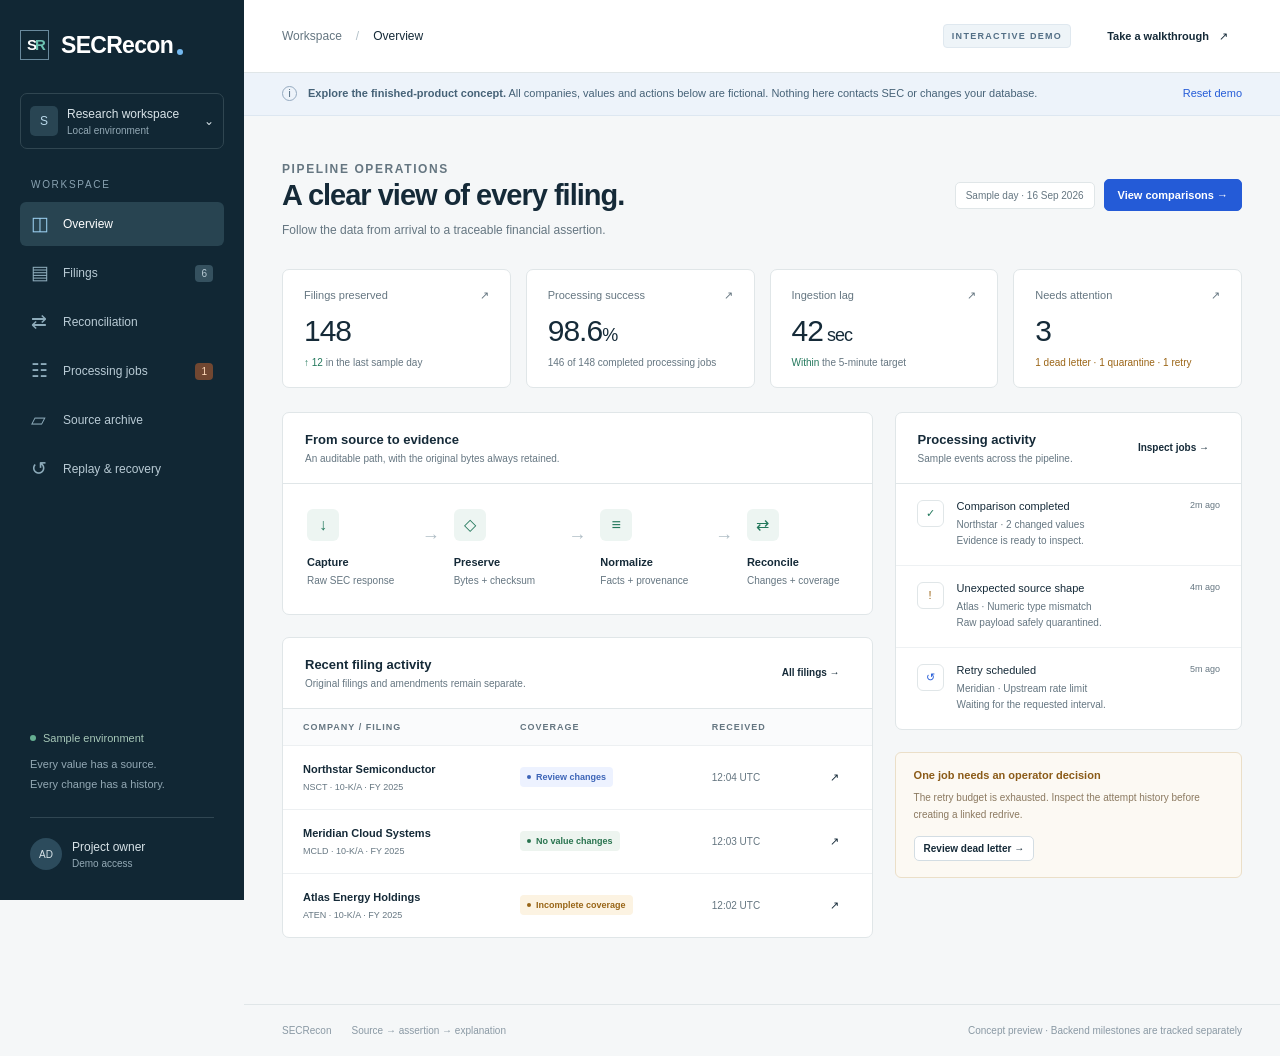
<file: demo/index.html>
<!doctype html>
<html lang="en">
  <head>
    <meta charset="utf-8" />
    <meta name="viewport" content="width=device-width, initial-scale=1" />
    <title>SECRecon · Product demo</title>
    <link rel="stylesheet" href="styles.css" />
  </head>
  <body>
    <aside class="sidebar">
      <a class="brand" href="#overview"
        ><span class="mark">S<span>R</span></span> SECRecon<span
          class="brand-dot"
        ></span
      ></a>
      <div class="workspace">
        <span class="workspace-icon">S</span>
        <div>Research workspace<small>Local environment</small></div>
        <span class="chevron">⌄</span>
      </div>
      <p class="nav-label">WORKSPACE</p>
      <nav aria-label="Main navigation">
        <a href="#overview" data-nav="overview"><span>◫</span>Overview</a>
        <a href="#filings" data-nav="filings"
          ><span>▤</span>Filings<span class="nav-count">6</span></a
        >
        <a href="#comparisons" data-nav="comparisons"
          ><span>⇄</span>Reconciliation</a
        >
        <a href="#jobs" data-nav="jobs"
          ><span>☷</span>Processing jobs<span class="nav-alert">1</span></a
        >
        <a href="#archive" data-nav="archive"><span>▱</span>Source archive</a>
        <a href="#replay" data-nav="replay"><span>↺</span>Replay & recovery</a>
      </nav>
      <div class="sidebar-bottom">
        <div class="local-status"><i></i> Sample environment</div>
        <p>Every value has a source.<br />Every change has a history.</p>
        <div class="profile">
          <span>AD</span>
          <div>Project owner<small>Demo access</small></div>
        </div>
      </div>
    </aside>
    <div class="shell">
      <header class="topbar">
        <div>
          <span class="crumb">Workspace</span><span class="slash">/</span
          ><span id="breadcrumb">Overview</span>
        </div>
        <div class="top-actions">
          <span class="demo-pill">INTERACTIVE DEMO</span
          ><button class="button subtle" id="tour-start">
            Take a walkthrough <span>↗</span>
          </button>
        </div>
      </header>
      <div class="demo-banner">
        <span class="banner-icon">i</span
        ><span
          ><strong>Explore the finished-product concept.</strong> All companies,
          values and actions below are fictional. Nothing here contacts SEC or
          changes your database.</span
        ><button id="reset" class="text-button">Reset demo</button>
      </div>
      <main id="content" tabindex="-1"></main>
      <footer>
        SECRecon <span>Source → assertion → explanation</span
        ><span
          >Concept preview · Backend milestones are tracked separately</span
        >
      </footer>
    </div>
    <dialog id="source-dialog" aria-labelledby="source-title">
      <div id="source-content"></div>
    </dialog>
    <section id="tour" class="tour-card" hidden aria-label="Guided walkthrough">
      <div class="tour-top">
        <span id="tour-position"></span
        ><button id="tour-close" aria-label="Close walkthrough">×</button>
      </div>
      <h2 id="tour-title"></h2>
      <p id="tour-description"></p>
      <div class="tour-controls">
        <button id="tour-back" class="button subtle">Back</button
        ><button id="tour-next" class="button primary">Next →</button>
      </div>
    </section>
    <div id="toast" role="status" aria-live="polite"></div>
    <script src="data.js"></script>
    <script src="app.js"></script>
  </body>
</html>
</file>
<file: demo/styles.css>
:root {
  --ink: #152a38;
  --muted: #657681;
  --line: #e0e6e8;
  --paper: #f5f7f8;
  --blue: #245bd7;
  --green: #23785c;
  --amber: #9b6516;
  --red: #b54444;
  --sidebar: 244px;
  font-family:
    Inter,
    -apple-system,
    BlinkMacSystemFont,
    "Segoe UI",
    sans-serif;
  color: var(--ink);
  background: var(--paper);
  font-synthesis: none;
}
* {
  box-sizing: border-box;
}
body {
  margin: 0;
}
button,
input,
select {
  font: inherit;
}
button,
a,
select {
  touch-action: manipulation;
}
button {
  cursor: pointer;
}
a {
  color: inherit;
  text-decoration: none;
}
button:focus-visible,
a:focus-visible,
select:focus-visible,
input:focus-visible {
  outline: 3px solid #799fe9;
  outline-offset: 3px;
}
button:disabled {
  opacity: 0.45;
  cursor: default;
}
.sidebar {
  position: fixed;
  inset: 0 auto 0 0;
  width: var(--sidebar);
  background: #112734;
  color: #d8e3e8;
  padding: 30px 20px;
  display: flex;
  flex-direction: column;
}
.brand {
  display: flex;
  gap: 12px;
  align-items: center;
  font-size: 23px;
  font-weight: 650;
  letter-spacing: -0.7px;
  color: #fff;
}
.mark {
  position: relative;
  font-size: 15px;
  border: 1px solid #6a8a9e;
  padding: 6px;
  line-height: 16px;
  letter-spacing: -2px;
  width: 29px;
  height: 30px;
}
.mark span {
  color: #6cc2b1;
}
.brand-dot {
  height: 6px;
  width: 6px;
  background: #73b8ef;
  border-radius: 50%;
  margin-left: -8px;
  margin-top: 14px;
}
.workspace {
  display: flex;
  align-items: center;
  gap: 9px;
  border: 1px solid #304651;
  border-radius: 7px;
  padding: 12px 9px;
  margin: 33px 0 30px;
  font-size: 12px;
}
.workspace-icon {
  padding: 8px 10px;
  border-radius: 5px;
  background: #294553;
  color: #bad9eb;
}
.workspace small,
.profile small {
  display: block;
  color: #94aab6;
  font-size: 10px;
  margin-top: 4px;
}
.chevron {
  margin-left: auto;
}
.nav-label {
  font-size: 10px;
  letter-spacing: 1.7px;
  color: #89a2b1;
  margin: 0 11px 12px;
}
nav {
  display: grid;
  gap: 5px;
}
nav a {
  display: flex;
  align-items: center;
  gap: 12px;
  padding: 12px 11px;
  border-radius: 6px;
  font-size: 12px;
  color: #b9cbd5;
}
nav a > span:first-child {
  font-size: 19px;
  width: 20px;
  line-height: 20px;
  color: #8eacbb;
}
nav a.active {
  background: #284451;
  color: #fff;
}
nav a:hover {
  background: #1d3948;
}
nav a.active > span:first-child {
  color: #9bcfef;
}
.nav-count,
.nav-alert {
  margin-left: auto;
  font-size: 10px;
  background: #35515f;
  padding: 3px 6px;
  border-radius: 4px;
}
.nav-alert {
  background: #714731;
  color: #ffdaba;
}
.sidebar-bottom {
  margin-top: auto;
  padding: 20px 10px 0;
}
.local-status {
  display: flex;
  align-items: center;
  gap: 7px;
  font-size: 11px;
  color: #a7c8b8;
}
.local-status i,
.live-dot {
  display: inline-block;
  width: 6px;
  height: 6px;
  border-radius: 50%;
  background: #65af92;
}
.sidebar-bottom p {
  font-size: 11px;
  line-height: 1.8;
  color: #93a8b4;
}
.profile {
  border-top: 1px solid #304652;
  margin-top: 22px;
  padding-top: 20px;
  display: flex;
  align-items: center;
  gap: 10px;
  font-size: 12px;
}
.profile > span {
  display: flex;
  align-items: center;
  justify-content: center;
  border-radius: 50%;
  background: #2c4b5c;
  width: 32px;
  height: 32px;
  font-size: 10px;
}
.shell {
  margin-left: var(--sidebar);
}
.topbar {
  height: 73px;
  border-bottom: 1px solid var(--line);
  background: white;
  padding: 0 38px;
  display: flex;
  align-items: center;
  justify-content: space-between;
  font-size: 12px;
}
.crumb {
  color: var(--muted);
}
.slash {
  margin: 0 14px;
  color: #b2c0c8;
}
.top-actions {
  display: flex;
  align-items: center;
  gap: 22px;
}
.demo-pill {
  font-size: 9px;
  letter-spacing: 1.3px;
  color: #536f86;
  font-weight: 700;
  padding: 6px 8px;
  background: #eef4f8;
  border: 1px solid #dfe8ef;
  border-radius: 4px;
}
.demo-banner {
  display: flex;
  align-items: center;
  gap: 11px;
  padding: 12px 38px;
  background: #edf3fa;
  color: #466277;
  font-size: 11px;
  line-height: 1.6;
  border-bottom: 1px solid #dde7f1;
}
.banner-icon {
  border: 1px solid #95aac0;
  border-radius: 50%;
  width: 15px;
  height: 15px;
  text-align: center;
  line-height: 13px;
  flex-shrink: 0;
  font-size: 10px;
}
.demo-banner strong {
  font-weight: 600;
}
.demo-banner .text-button {
  margin-left: auto;
  white-space: nowrap;
}
.text-button {
  background: none;
  border: 0;
  color: var(--blue);
  padding: 0;
  font-size: 11px;
}
.button {
  border: 1px solid #d3dde3;
  padding: 9px 13px;
  border-radius: 5px;
  background: #fff;
  color: var(--ink);
  font-size: 11px;
  font-weight: 550;
  display: inline-flex;
  align-items: center;
  gap: 10px;
}
.button:hover {
  background: #f2f6fa;
}
.button.primary {
  background: var(--blue);
  color: white;
  border-color: var(--blue);
}
.button.primary:hover {
  background: #184cbf;
}
.button.subtle {
  border-color: transparent;
  background: transparent;
}
.button.small {
  padding: 6px 9px;
  font-size: 10px;
}
main {
  padding: 35px 38px 44px;
  min-height: calc(100vh - 180px);
  outline: none;
}
.eyebrow {
  font-size: 10px;
  letter-spacing: 1.6px;
  color: var(--muted);
  font-weight: 650;
  margin: 0 0 10px;
}
.heading {
  display: flex;
  align-items: center;
  justify-content: space-between;
  gap: 16px;
  margin-bottom: 29px;
}
.heading h1 {
  margin: 0;
  font-size: 29px;
  font-weight: 570;
  letter-spacing: -1px;
}
.heading p {
  font-size: 12px;
  color: var(--muted);
  margin: 9px 0 0;
  line-height: 1.6;
}
.heading-actions {
  display: flex;
  gap: 9px;
  align-items: center;
}
.meta {
  font-size: 10px;
  color: var(--muted);
}
.metrics {
  display: grid;
  grid-template-columns: repeat(4, 1fr);
  gap: 15px;
  margin-bottom: 24px;
}
.metric {
  border: 1px solid var(--line);
  border-radius: 7px;
  background: white;
  padding: 19px 21px;
}
.metric-label {
  font-size: 11px;
  color: var(--muted);
  display: flex;
  justify-content: space-between;
}
.metric-value {
  font-size: 30px;
  letter-spacing: -1px;
  margin: 14px 0 11px;
  line-height: 1;
  font-variant-numeric: tabular-nums;
}
.metric-foot {
  font-size: 10px;
  color: var(--muted);
}
.green {
  color: var(--green);
}
.amber {
  color: var(--amber);
}
.blue {
  color: var(--blue);
}
.panel {
  background: #fff;
  border: 1px solid var(--line);
  border-radius: 7px;
  overflow: hidden;
  margin-bottom: 22px;
}
.panel-header {
  padding: 19px 22px;
  border-bottom: 1px solid var(--line);
  display: flex;
  align-items: center;
  justify-content: space-between;
  gap: 10px;
}
.panel-header h2 {
  font-size: 13px;
  margin: 0;
  font-weight: 600;
}
.panel-header p {
  font-size: 10px;
  color: var(--muted);
  margin: 6px 0 0;
}
.panel-body {
  padding: 22px;
}
.grid-two {
  display: grid;
  grid-template-columns: 1.7fr 1fr;
  gap: 22px;
}
.pipeline {
  display: flex;
  align-items: center;
  gap: 14px;
  padding: 25px 24px 28px;
}
.pipeline-node {
  flex: 1;
}
.pipeline-node .step-icon {
  background: #edf5f2;
  color: var(--green);
  width: 32px;
  height: 32px;
  display: grid;
  place-items: center;
  border-radius: 6px;
  margin-bottom: 15px;
}
.pipeline-node h3 {
  font-size: 11px;
  margin: 0 0 7px;
}
.pipeline-node p {
  color: var(--muted);
  font-size: 10px;
  margin: 0;
}
.pipeline-arrow {
  font-size: 18px;
  color: #afbdc5;
  margin-top: -22px;
}
.activity-row {
  display: flex;
  gap: 13px;
  padding: 16px 21px;
  border-bottom: 1px solid #eef1f3;
  font-size: 11px;
}
.activity-row:last-child {
  border: 0;
}
.activity-symbol {
  width: 27px;
  height: 27px;
  border: 1px solid var(--line);
  border-radius: 6px;
  display: grid;
  place-items: center;
  flex-shrink: 0;
}
.activity-row p {
  font-size: 10px;
  color: var(--muted);
  margin: 5px 0 0;
  line-height: 1.6;
}
.activity-row time {
  margin-left: auto;
  color: var(--muted);
  font-size: 9px;
  white-space: nowrap;
}
.attention {
  background: #fcf9f3;
  border: 1px solid #ebdfc8;
  border-radius: 6px;
  padding: 16px 18px;
  margin-top: 16px;
  font-size: 11px;
}
.attention strong {
  color: #8b5b18;
}
.attention p {
  color: #8b7960;
  font-size: 10px;
  line-height: 1.7;
  margin: 8px 0 0;
}
.table-wrap {
  overflow-x: auto;
}
table {
  border-collapse: collapse;
  width: 100%;
  font-size: 11px;
  text-align: left;
}
th {
  font-size: 9px;
  text-transform: uppercase;
  letter-spacing: 1px;
  font-weight: 550;
  color: var(--muted);
  background: #fafbfc;
  padding: 13px 20px;
  white-space: nowrap;
}
td {
  padding: 17px 20px;
  border-top: 1px solid #edf0f2;
  vertical-align: middle;
}
td strong {
  font-weight: 600;
  display: block;
  margin-bottom: 5px;
}
td small {
  color: var(--muted);
  font-size: 9px;
}
.row-link {
  cursor: pointer;
}
.row-link:hover {
  background: #f7faff;
}
.row-link:focus {
  outline: 2px solid #8daee7;
  outline-offset: -2px;
}
.badge {
  display: inline-flex;
  align-items: center;
  gap: 5px;
  white-space: nowrap;
  background: #edf4ef;
  color: #28734e;
  font-size: 9px;
  border-radius: 4px;
  padding: 5px 7px;
  font-weight: 550;
}
.badge.changed,
.badge.review-changes {
  background: #edf2ff;
  color: #3c64b7;
}
.badge.ambiguous,
.badge.quarantined,
.badge.only_in_original,
.badge.incomplete-coverage,
.badge.retry_wait {
  background: #fcf3e2;
  color: #986516;
}
.badge.dead_letter {
  background: #fbeeee;
  color: #aa4646;
}
.badge.queued {
  background: #edf2f5;
  color: #526d7d;
}
.badge.only_in_amendment {
  background: #eef0ff;
  color: #6352b0;
}
.badge:before {
  content: "";
  width: 4px;
  height: 4px;
  background: currentColor;
  border-radius: 50%;
}
.numeric {
  text-align: right;
  font-variant-numeric: tabular-nums;
  font-family: "SFMono-Regular", Consolas, monospace;
  font-size: 11px;
}
.mono {
  font-family: "SFMono-Regular", Consolas, monospace;
  font-size: 10px;
}
.filters {
  display: flex;
  align-items: center;
  gap: 12px;
  padding: 16px 20px;
  border-bottom: 1px solid var(--line);
}
input,
select {
  border: 1px solid #d7e0e5;
  border-radius: 5px;
  padding: 9px 11px;
  background: white;
  color: var(--ink);
  font-size: 11px;
}
input {
  min-width: 260px;
}
select {
  max-width: 100%;
}
.filter-count {
  margin-left: auto;
  color: var(--muted);
  font-size: 10px;
}
.panel-footer {
  padding: 13px 20px;
  background: #fbfcfd;
  border-top: 1px solid var(--line);
  font-size: 10px;
  color: var(--muted);
  display: flex;
  justify-content: space-between;
}
.comparison-pair {
  display: grid;
  grid-template-columns: 1fr 36px 1fr;
  align-items: center;
  gap: 15px;
  margin-bottom: 22px;
}
.filing-card {
  border: 1px solid var(--line);
  background: white;
  border-radius: 7px;
  padding: 20px;
}
.filing-card .tag {
  font-size: 9px;
  letter-spacing: 1px;
  color: var(--muted);
}
.filing-card h3 {
  font-size: 15px;
  margin: 12px 0 8px;
  font-weight: 550;
}
.filing-card .mono {
  color: #6a7f8e;
}
.filing-card small {
  font-size: 10px;
  color: var(--muted);
  display: block;
  margin-top: 12px;
}
.compare-arrow {
  color: #869aaa;
  text-align: center;
  font-size: 24px;
}
.notice {
  padding: 14px 17px;
  border: 1px solid #dce6f4;
  background: #f0f5fc;
  border-radius: 6px;
  margin-bottom: 21px;
  font-size: 11px;
  color: #486987;
  line-height: 1.65;
}
.summary-chips {
  display: flex;
  gap: 10px;
  flex-wrap: wrap;
  margin-bottom: 22px;
}
.summary-chips span {
  font-size: 10px;
  padding: 8px 11px;
  background: white;
  border: 1px solid var(--line);
  border-radius: 5px;
}
.summary-chips b {
  margin-right: 5px;
}
.status-select {
  min-width: 145px;
}
.job-layout {
  display: grid;
  grid-template-columns: 1.65fr 1fr;
  gap: 20px;
}
.timeline {
  list-style: none;
  padding: 0;
  margin: 22px 0;
}
.timeline li {
  position: relative;
  padding: 0 0 24px 22px;
  font-size: 11px;
  color: #556c7b;
  line-height: 1.7;
  border-left: 1px solid #dce4e9;
  margin-left: 4px;
}
.timeline li:before {
  content: "";
  position: absolute;
  top: 5px;
  left: -4px;
  width: 7px;
  height: 7px;
  border-radius: 50%;
  background: #7596af;
  border: 2px solid white;
  outline: 1px solid #aec0ce;
}
.timeline li:last-child {
  border-left-color: transparent;
  padding-bottom: 0;
}
.callout {
  font-size: 11px;
  line-height: 1.8;
  color: var(--muted);
}
.run-grid {
  display: grid;
  grid-template-columns: 1.15fr 1fr;
  gap: 22px;
}
.generation {
  border: 1px solid var(--line);
  border-radius: 6px;
  padding: 18px;
  display: flex;
  justify-content: space-between;
  gap: 12px;
  align-items: center;
  margin-bottom: 12px;
  font-size: 12px;
}
.generation small {
  display: block;
  color: var(--muted);
  font-size: 10px;
  margin-top: 7px;
}
.progress-track {
  height: 5px;
  background: #e7edf3;
  margin: 22px 0;
  border-radius: 4px;
  overflow: hidden;
}
.progress-bar {
  background: var(--blue);
  height: 100%;
  transition: width 0.5s;
  width: 0;
}
.replay-step {
  padding: 15px 0;
  border-bottom: 1px solid #ecf0f2;
  display: flex;
  align-items: center;
  justify-content: space-between;
  font-size: 11px;
}
.replay-step:last-child {
  border: 0;
}
.empty {
  padding: 35px;
  text-align: center;
  font-size: 12px;
  color: var(--muted);
}
footer {
  padding: 20px 38px;
  border-top: 1px solid var(--line);
  font-size: 10px;
  color: #8a99a4;
  display: flex;
  gap: 20px;
}
footer span:last-child {
  margin-left: auto;
}
dialog {
  border: 0;
  border-left: 1px solid var(--line);
  padding: 0;
  position: fixed;
  inset: 0 0 0 auto;
  margin: 0;
  height: 100vh;
  max-height: 100vh;
  width: 520px;
  max-width: 100vw;
  box-shadow: -20px 0 70px #11273420;
}
dialog::backdrop {
  background: #10283e55;
}
.drawer-head {
  padding: 25px;
  border-bottom: 1px solid var(--line);
  display: flex;
  align-items: flex-start;
  justify-content: space-between;
}
.drawer-head h2 {
  font-size: 21px;
  margin: 6px 0;
  font-weight: 550;
}
.close-button {
  border: 0;
  background: #edf2f6;
  border-radius: 50%;
  height: 29px;
  width: 29px;
  font-size: 20px;
}
.drawer-body {
  padding: 25px;
}
.definition {
  display: grid;
  grid-template-columns: 130px 1fr;
  gap: 14px;
  font-size: 11px;
  margin: 23px 0;
}
.definition dt {
  color: var(--muted);
}
.definition dd {
  margin: 0;
  overflow-wrap: anywhere;
}
.drawer-body pre {
  background: #142d3d;
  color: #d4e4ef;
  border-radius: 6px;
  padding: 18px;
  white-space: pre-wrap;
  overflow-wrap: anywhere;
  font-size: 10px;
  line-height: 1.9;
}
.drawer-body h3 {
  font-size: 12px;
  margin-top: 27px;
}
.drawer-body .notice {
  font-size: 10px;
}
.tour-card {
  position: fixed;
  bottom: 25px;
  right: 28px;
  width: 350px;
  padding: 20px 23px;
  background: #fff;
  border: 1px solid #cbd9e3;
  border-top: 3px solid var(--blue);
  box-shadow: 0 12px 55px #132d4430;
  border-radius: 8px;
  z-index: 5;
}
.tour-top {
  display: flex;
  align-items: center;
  justify-content: space-between;
  font-size: 10px;
  color: var(--muted);
  text-transform: uppercase;
  letter-spacing: 1px;
}
.tour-top button {
  border: 0;
  background: none;
  font-size: 22px;
  color: #758895;
}
.tour-card h2 {
  font-size: 16px;
  line-height: 1.4;
  margin: 12px 0;
}
.tour-card p {
  font-size: 11px;
  line-height: 1.85;
  color: #52697a;
}
.tour-controls {
  display: flex;
  justify-content: space-between;
  margin-top: 17px;
}
#toast {
  position: fixed;
  bottom: 25px;
  left: calc(var(--sidebar) + 30px);
  padding: 14px 20px;
  color: white;
  background: #173748;
  border-radius: 6px;
  font-size: 12px;
  opacity: 0;
  transform: translateY(12px);
  transition: 0.2s;
  pointer-events: none;
  z-index: 10;
  max-width: calc(100vw - 60px);
}
#toast.visible {
  opacity: 1;
  transform: none;
}
.sparkline {
  width: 100%;
  height: 48px;
  margin-top: 10px;
}
.key-legend {
  font-size: 10px;
  color: var(--muted);
  line-height: 1.8;
}
.time-chip {
  padding: 7px 10px;
  background: #fff;
  border: 1px solid var(--line);
  border-radius: 5px;
  font-size: 10px;
  color: var(--muted);
}
@media (min-width: 1550px) {
  main {
    max-width: 1470px;
    margin: auto;
    padding-top: 42px;
  }
  .metrics {
    gap: 22px;
  }
  .metric {
    padding: 23px;
  }
  .metric-value {
    font-size: 34px;
  }
  .pipeline {
    padding: 32px;
  }
}
@media (max-width: 1150px) {
  :root {
    --sidebar: 208px;
  }
  .sidebar {
    padding: 27px 15px;
  }
  .topbar,
  main {
    padding-left: 25px;
    padding-right: 25px;
  }
  .demo-banner {
    padding-left: 25px;
    padding-right: 25px;
  }
  .grid-two,
  .job-layout,
  .run-grid {
    grid-template-columns: 1fr;
  }
  .metrics {
    gap: 10px;
  }
  .metric {
    padding: 16px;
  }
  .metric-value {
    font-size: 26px;
  }
  td,
  th {
    padding-left: 14px;
    padding-right: 14px;
  }
  .heading h1 {
    font-size: 25px;
  }
}
@media (max-width: 760px) {
  :root {
    --sidebar: 0px;
  }
  .sidebar {
    position: static;
    width: 100%;
    padding: 16px;
    display: block;
  }
  .brand {
    font-size: 20px;
  }
  .workspace,
  .nav-label,
  .sidebar-bottom {
    display: none;
  }
  nav {
    display: flex;
    overflow: auto;
    margin-top: 15px;
    gap: 7px;
  }
  nav a {
    white-space: nowrap;
    font-size: 11px;
    padding: 8px;
  }
  .nav-count,
  .nav-alert {
    display: none;
  }
  .topbar {
    height: 59px;
    padding: 0 17px;
  }
  .top-actions {
    gap: 7px;
  }
  .demo-pill {
    display: none;
  }
  .demo-banner {
    padding: 10px 17px;
    align-items: flex-start;
    font-size: 10px;
  }
  .demo-banner .text-button {
    display: none;
  }
  main {
    padding: 25px 17px;
  }
  .heading {
    align-items: flex-start;
    flex-direction: column;
    margin-bottom: 22px;
  }
  .heading h1 {
    font-size: 27px;
  }
  .metrics {
    grid-template-columns: 1fr 1fr;
  }
  .metric-value {
    font-size: 28px;
  }
  .comparison-pair {
    grid-template-columns: 1fr 24px 1fr;
    gap: 6px;
  }
  .filing-card {
    padding: 13px;
    overflow-wrap: anywhere;
  }
  .filing-card h3 {
    font-size: 12px;
  }
  .filters {
    padding: 13px;
    flex-wrap: wrap;
  }
  input {
    min-width: 170px;
    flex: 1;
  }
  .filter-count {
    display: none;
  }
  .pipeline {
    gap: 8px;
    padding: 20px 14px;
  }
  .pipeline-node h3 {
    font-size: 10px;
  }
  .pipeline-node p {
    font-size: 9px;
  }
  .pipeline-arrow {
    font-size: 12px;
  }
  .tour-card {
    right: 14px;
    bottom: 14px;
    width: calc(100% - 28px);
    max-width: 350px;
  }
  footer {
    padding: 18px;
    flex-wrap: wrap;
    gap: 8px;
  }
  footer span:last-child {
    width: 100%;
    margin-left: 0;
  }
  #toast {
    left: 16px;
    bottom: 15px;
  }
  .numeric {
    font-size: 10px;
  }
  .drawer-body {
    padding: 20px;
  }
}
@media (prefers-reduced-motion: reduce) {
  * {
    transition: none !important;
    scroll-behavior: auto !important;
  }
}
</file>
